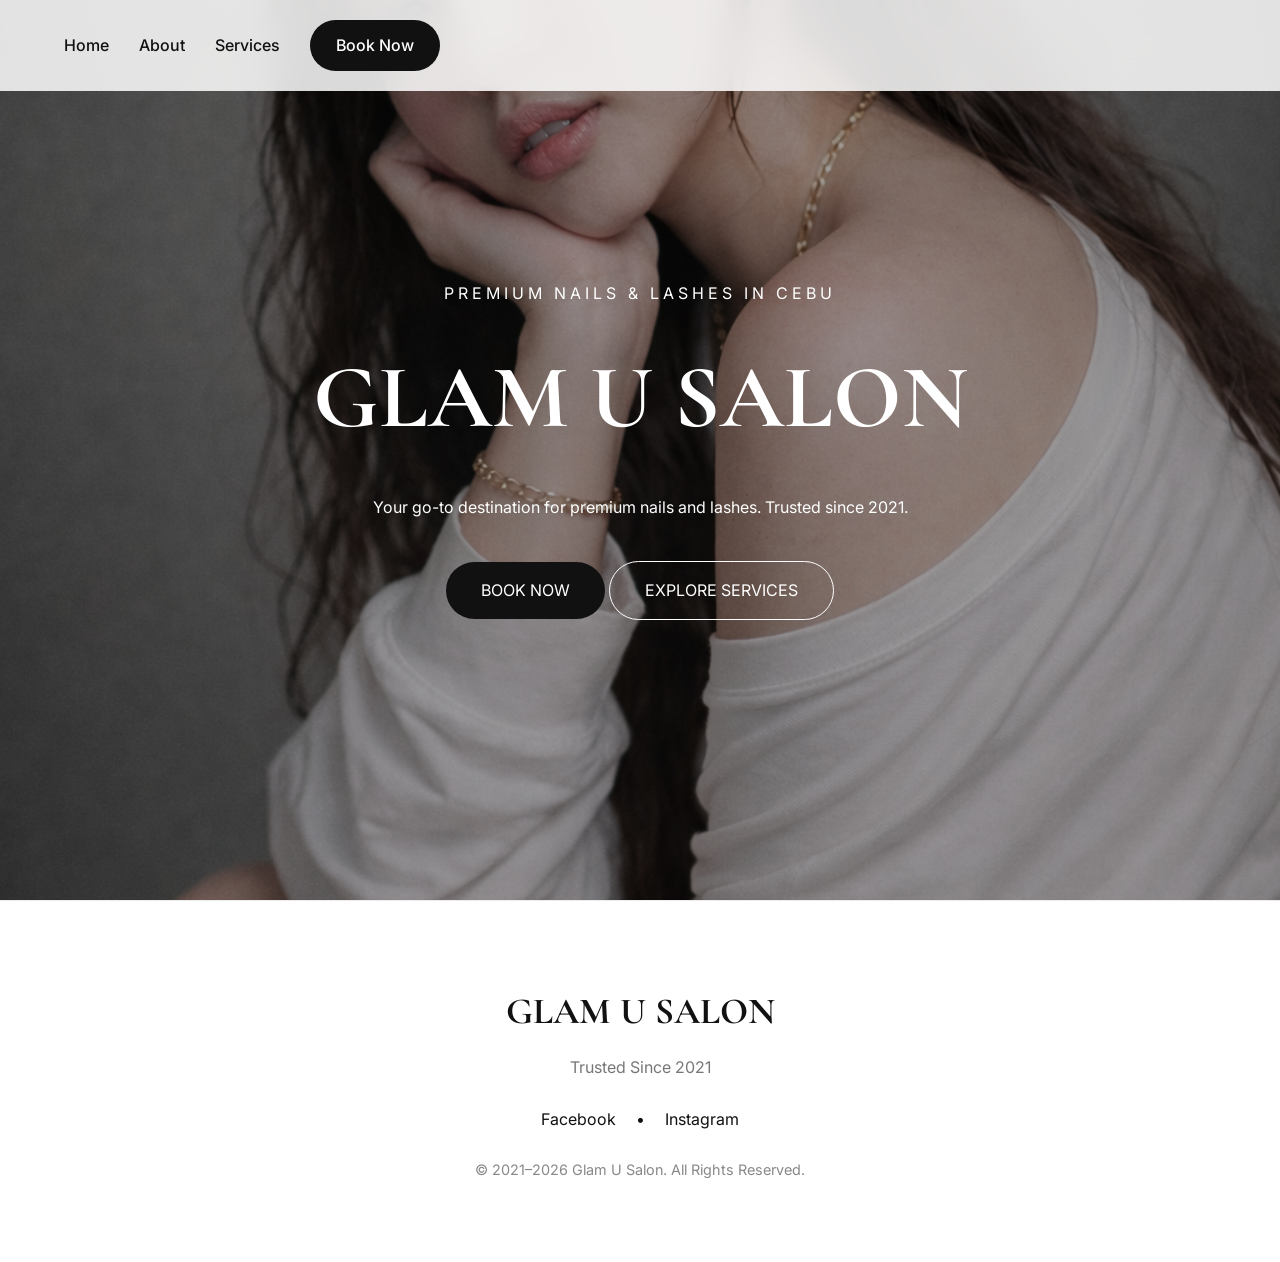
<file: index.html>
<!DOCTYPE html>
<html lang="en">

<head>
    <meta charset="UTF-8">
    <meta name="viewport" content="width=device-width, initial-scale=1.0">

    <title>Glam U Salon | Premium Nails & Lashes in Cebu</title>

    <link rel="preconnect" href="https://fonts.googleapis.com">
    <link rel="preconnect" href="https://fonts.gstatic.com" crossorigin>

    <link href="https://fonts.googleapis.com/css2?family=Cormorant+Garamond:wght@500;600;700&family=Inter:wght@300;400;500;600&display=swap" rel="stylesheet">

    <link rel="stylesheet" href="style.css">
</head>

<body>

<header class="navbar">

    <div class="container">

    

        <nav>
            <a href="index.html">Home</a>
            <a href="about.html">About</a>
            <a href="services.html">Services</a>
            <a href="book.html" class="book-btn">Book Now</a>
        </nav>

    </div>

</header>

<section class="hero">

    <div class="hero-overlay"></div>

    <div class="hero-content">

        <p class="hero-subtitle">
            PREMIUM NAILS & LASHES IN CEBU
        </p>

        <h1>GLAM U SALON</h1>

        <p class="hero-description">
            Your go-to destination for premium nails and lashes.
            Trusted since 2021.
        </p>

        <div class="hero-buttons">

            <a href="book.html" class="primary-btn">
                BOOK NOW
            </a>

            <a href="services.html" class="secondary-btn">
                EXPLORE SERVICES
            </a>

        </div>

    </div>

</section><footer class="footer">

    <div class="container">

        <h3>GLAM U SALON</h3>

        <p class="footer-tagline">
            Trusted Since 2021
        </p>

        <div class="social-links">

            <a href="https://www.facebook.com/share/1DAfXJNNvA/?mibextid=wwXIfr target="_blank">
                Facebook
            </a>

            <span>•</span>

            <a href="https://www.instagram.com/glamluxecebu/" target="_blank">
                Instagram
            </a>

        </div>

        <p class="copyright">
            © 2021–2026 Glam U Salon. All Rights Reserved.
        </p>

    </div>

</footer>

<script src="script.js"></script>

</body>

</html>
</file>
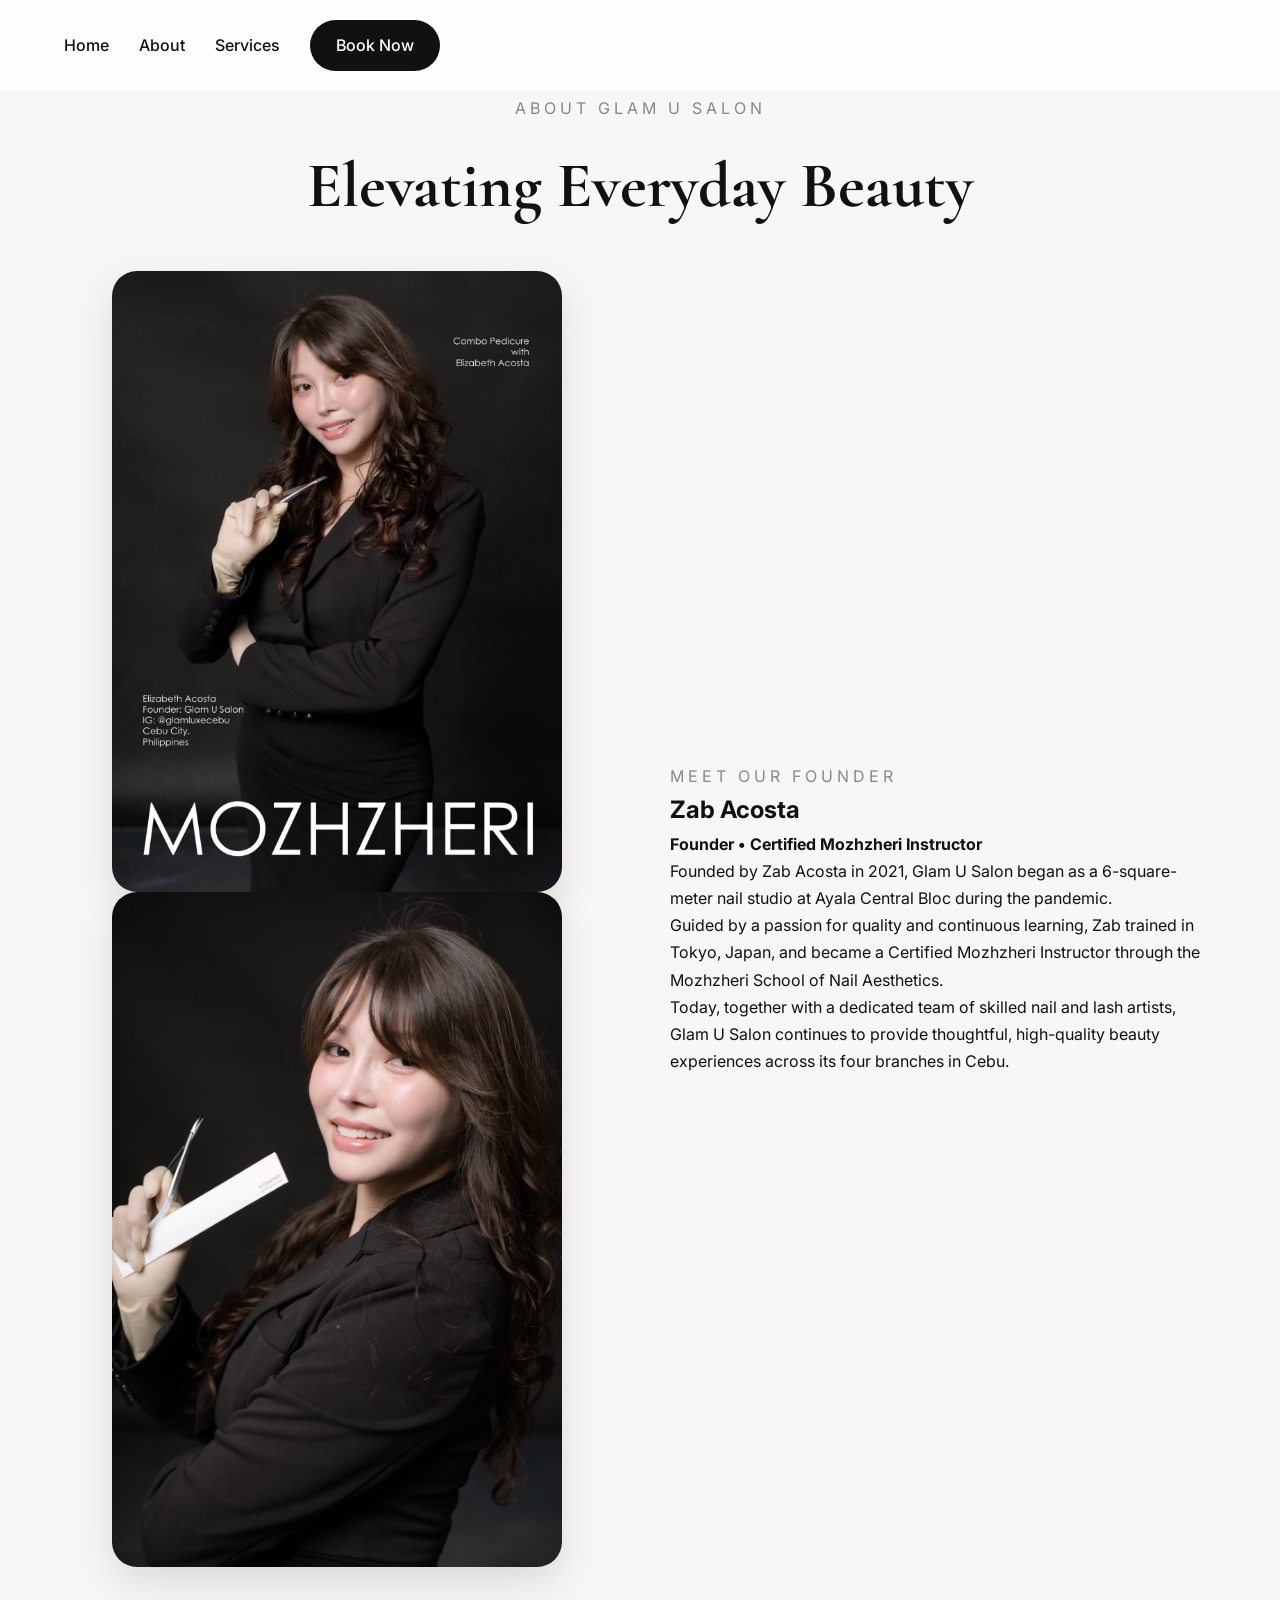
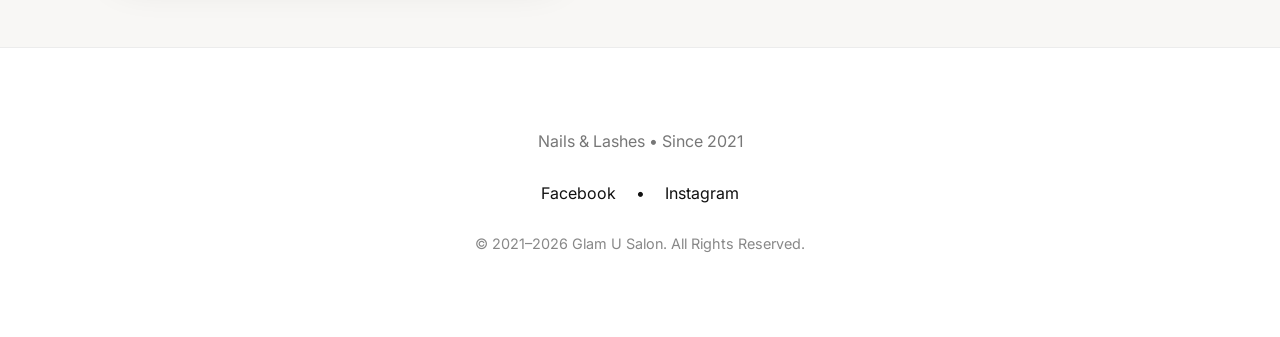
<file: about.html>
<!DOCTYPE html>
<html lang="en">

<head>

<meta charset="UTF-8">
<meta name="viewport" content="width=device-width, initial-scale=1.0">

<title>About | Glam U Salon</title>

<link rel="preconnect" href="https://fonts.googleapis.com">
<link rel="preconnect" href="https://fonts.gstatic.com" crossorigin>

<link href="https://fonts.googleapis.com/css2?family=Cormorant+Garamond:wght@500;600;700&family=Inter:wght@300;400;500;600&display=swap" rel="stylesheet">

<link rel="stylesheet" href="style.css">

</head>

<body>

<header class="navbar">

<div class="container">

<nav>

<a href="index.html">Home</a>
<a href="about.html" class="active">About</a>
<a href="services.html">Services</a>
<a href="book.html" class="book-btn">Book Now</a>

</nav>

</div>

</header>

<section class="page-hero">

<div class="container">

<p class="section-subtitle">
ABOUT GLAM U SALON
</p>

<h1>Elevating Everyday Beauty</h1>

</div>

</section>

<section class="founder">

<div class="container">

<div class="founder-content">

<div class="founder-image">

<div class="slider">

<div class="slides">

<img src="image/Founder1.jpg" alt="Founder1">
<img src="image/Founder2.jpg" alt="Founder2">


</div>

</div>

</div>

<div class="founder-text">

<p class="section-subtitle">
MEET OUR FOUNDER
</p>

<h2>Zab Acosta</h2>

<h4>Founder • Certified Mozhzheri Instructor</h4>

<p>
Founded by Zab Acosta in 2021, Glam U Salon began as a 6-square-meter nail studio at Ayala Central Bloc during the pandemic.
</p>

<p>
Guided by a passion for quality and continuous learning, Zab trained in Tokyo, Japan, and became a Certified Mozhzheri Instructor through the Mozhzheri School of Nail Aesthetics.
</p>

<p>
Today, together with a dedicated team of skilled nail and lash artists, Glam U Salon continues to provide thoughtful, high-quality beauty experiences across its four branches in Cebu.
</p>

</div>

</div>

</div>

</section>

<footer class="footer">

<div class="container">

<p class="footer-tagline">
Nails & Lashes • Since 2021
</p>

<div class="social-links">

<a href="https://www.facebook.com/glamusaloncebu" target="_blank">
Facebook
</a>

<span>•</span>

<a href="https://www.instagram.com/glamluxecebu/" target="_blank">
Instagram
</a>

</div>

<p class="copyright">
© 2021–2026 Glam U Salon. All Rights Reserved.
</p>

</div>

</footer>

<script>
const slider = document.querySelector(".slides");

let isDown = false;
let startX;
let scrollLeft;

slider.addEventListener("mousedown", (e) => {
    isDown = true;
    startX = e.pageX - slider.offsetLeft;
    scrollLeft = slider.scrollLeft;
});

slider.addEventListener("mouseleave", () => isDown = false);
slider.addEventListener("mouseup", () => isDown = false);

slider.addEventListener("mousemove", (e) => {
    if (!isDown) return;
    e.preventDefault();
    const x = e.pageX - slider.offsetLeft;
    const walk = (x - startX) * 2;
    slider.scrollLeft = scrollLeft - walk;
});
</script>

</body>

</html>
</file>
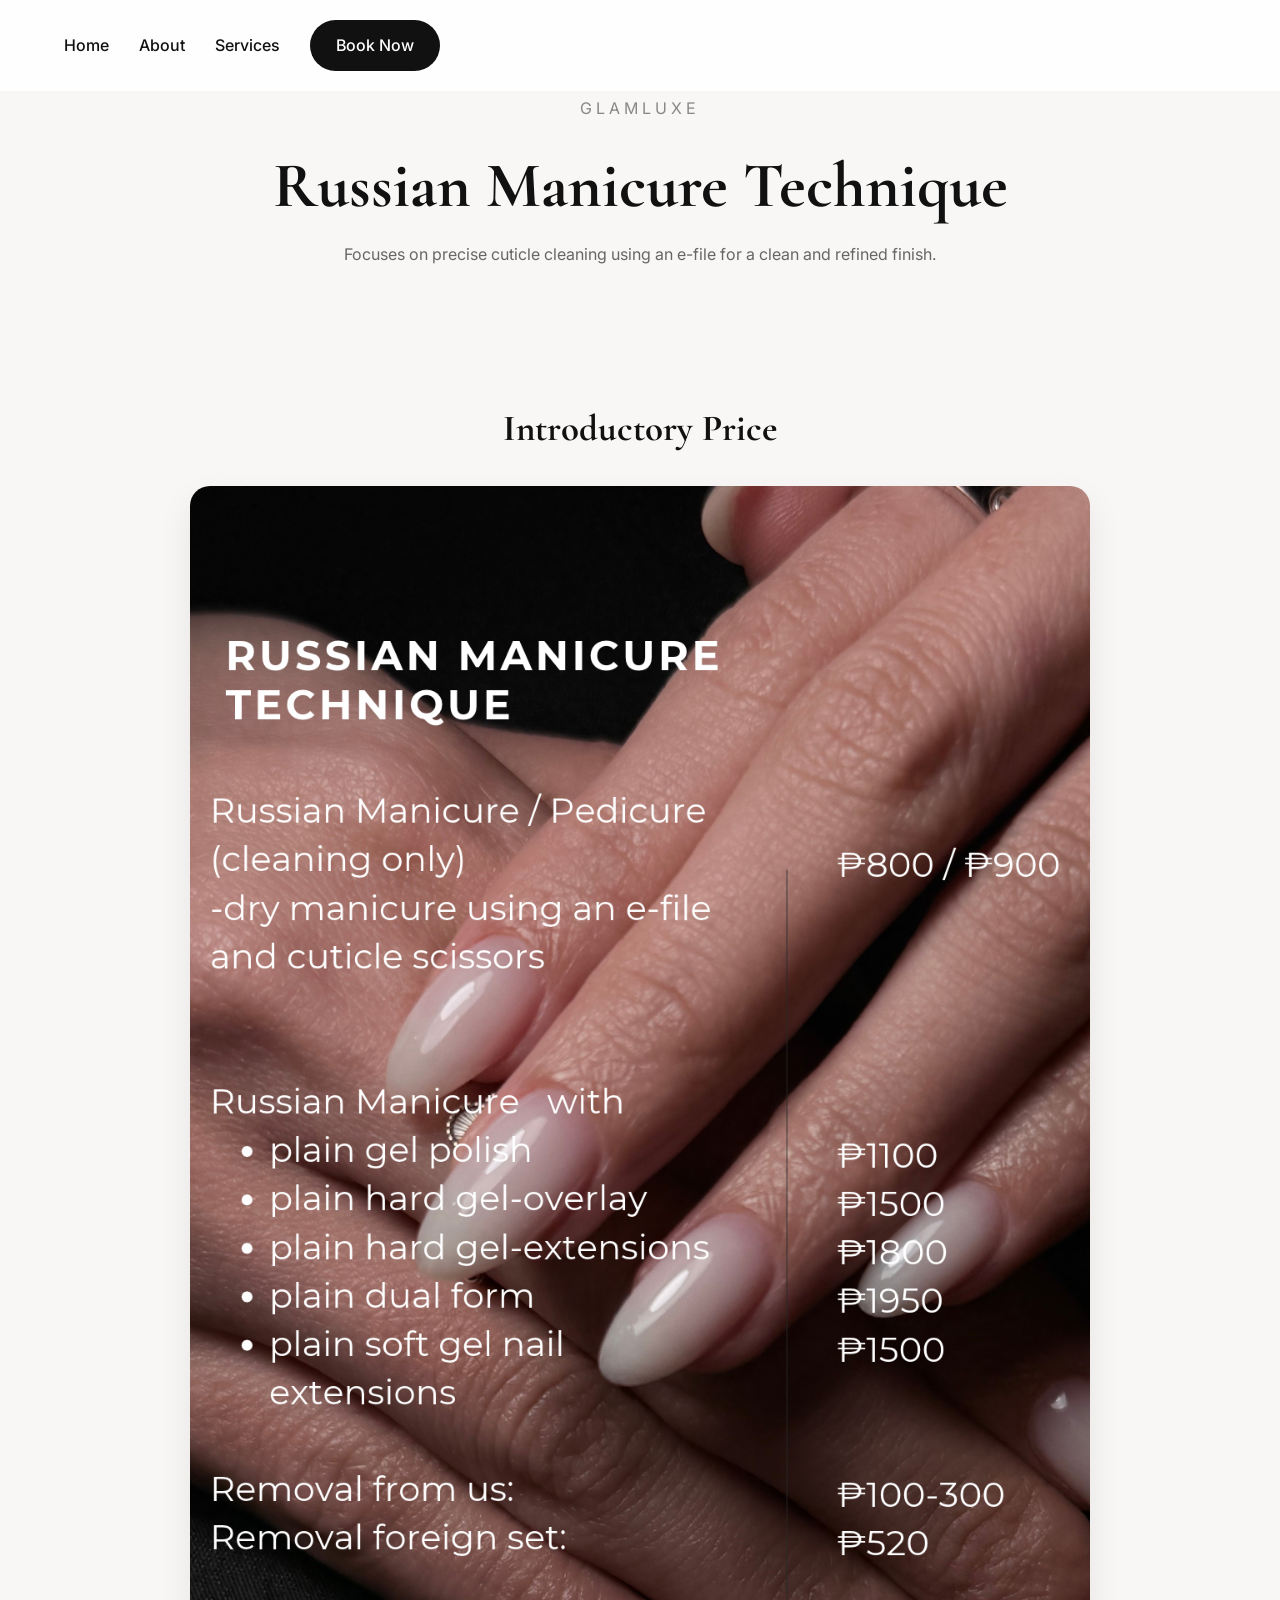
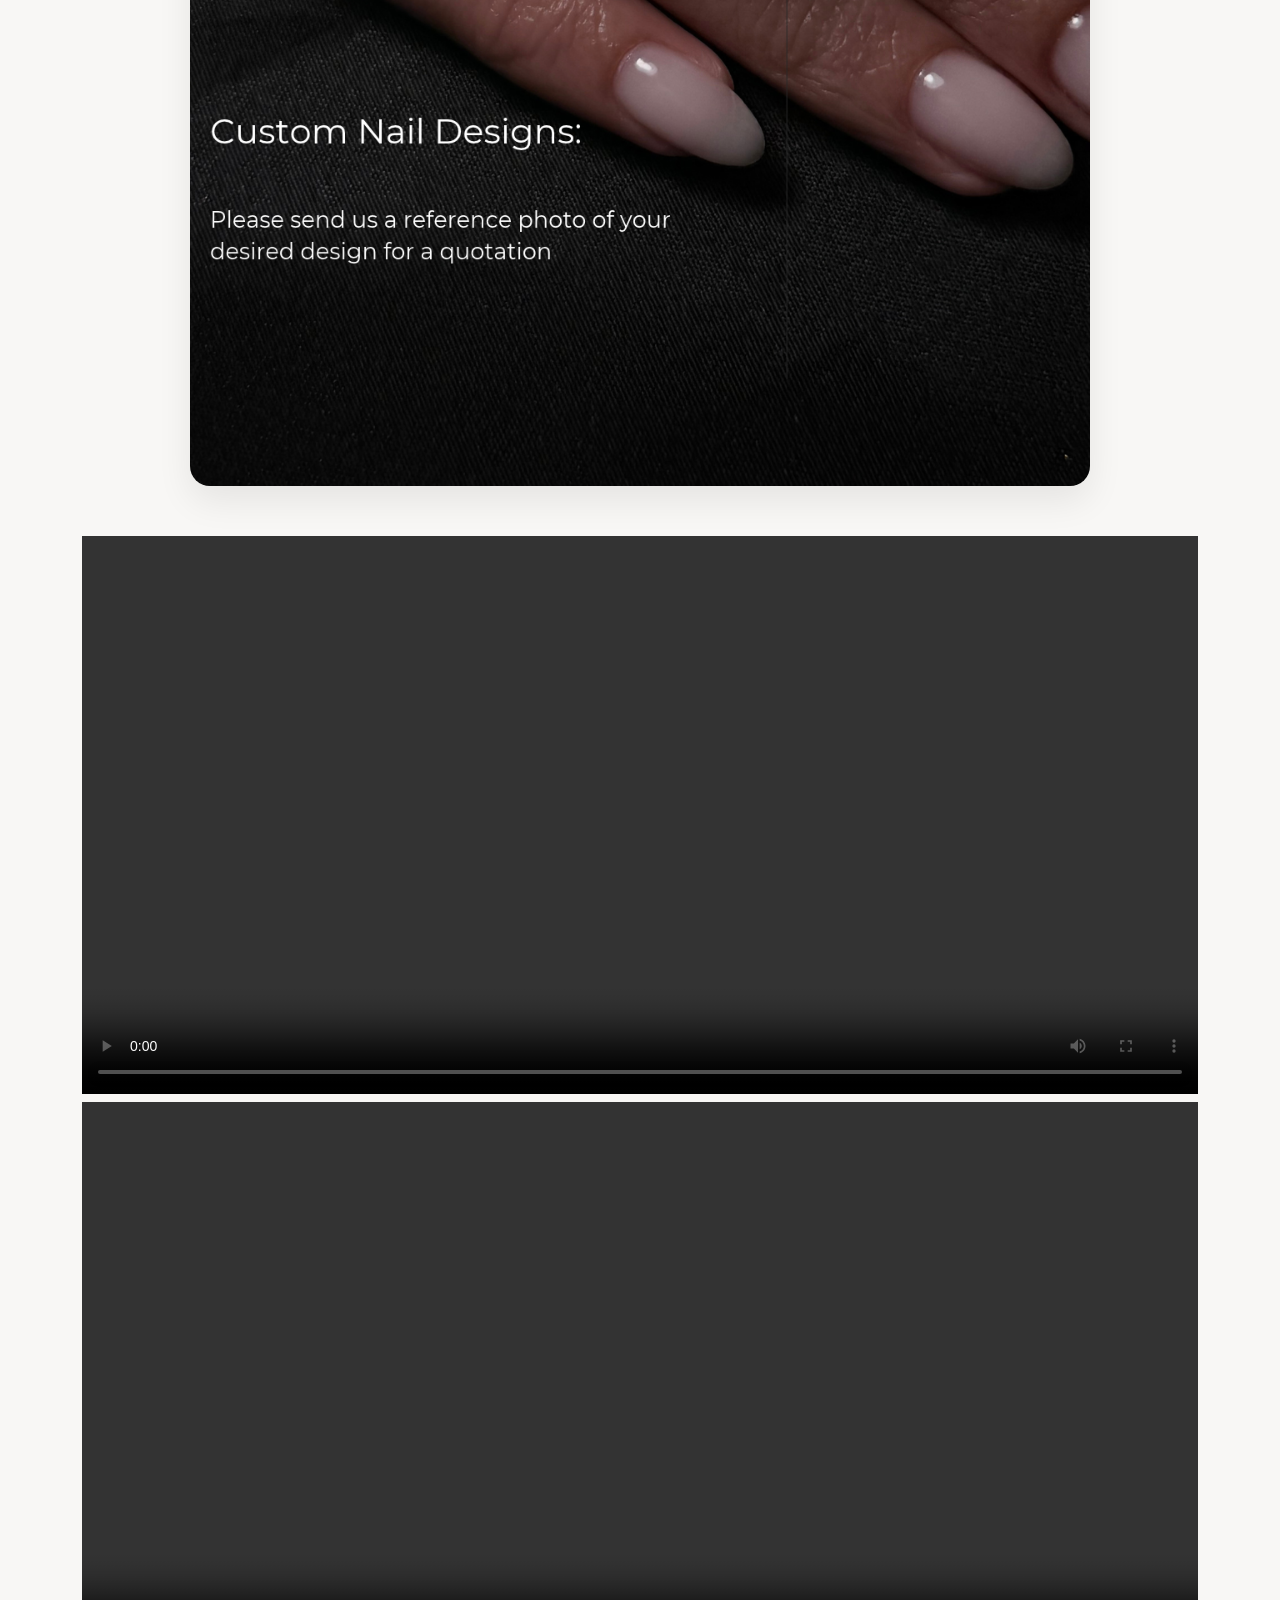
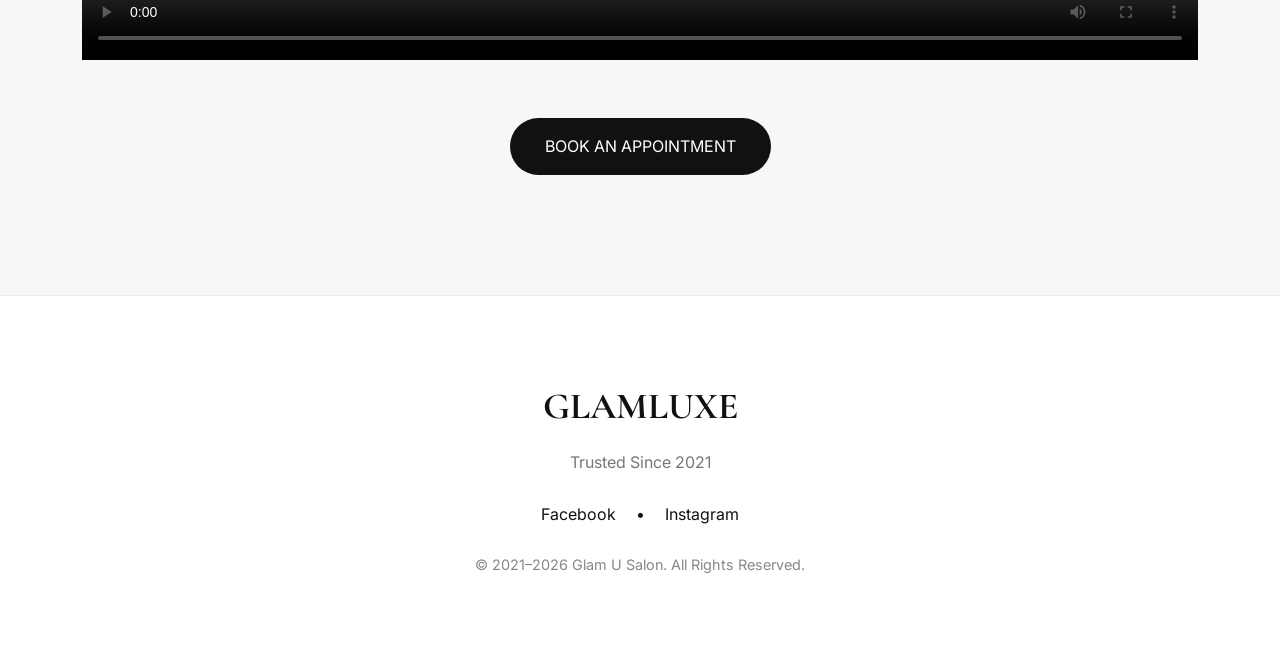
<file: glamluxe.html>
<!DOCTYPE html>
<html lang="en">

<head>
<meta charset="UTF-8">
<meta name="viewport" content="width=device-width, initial-scale=1.0">

<title>GLAM U SALON | Russian Manicure Technique</title>

<link rel="preconnect" href="https://fonts.googleapis.com">
<link rel="preconnect" href="https://fonts.gstatic.com" crossorigin>

<link href="https://fonts.googleapis.com/css2?family=Cormorant+Garamond:wght@500;600;700&family=Inter:wght@300;400;500;600&display=swap" rel="stylesheet">

<link rel="stylesheet" href="style.css">
</head>

<body>

<header class="navbar">
<div class="container">
<nav>
<a href="index.html">Home</a>
<a href="about.html">About</a>
<a href="services.html">Services</a>
<a href="book.html" class="book-btn">Book Now</a>
</nav>
</div>
</header>

<section class="page-hero">
<div class="container">

<p class="section-subtitle">GLAMLUXE</p>

<h1>Russian Manicure Technique</h1>

<p class="section-description">
Focuses on precise cuticle cleaning using an e-file for a clean and refined finish.
</p>

</div>
</section>

<section class="service-rates">
<div class="container">

<h2>Introductory Price</h2>

<img src="image/Russian Nail Services.jpg" class="rate-image" alt="Russian Nail Services">

<div class="video-section">
<video controls playsinline preload="metadata" width="100%">
<source src="RussianVideo.MP4" type="video/mp4">
Your browser does not support video.
</video>
</div>


<div class="video-section">
    <video controls playsinline preload="auto" width="100%">
        <source src="./Hardgel.mp4" type="video/mp4">
        Your browser does not support video.
    </video>
</div>


<div style="text-align:center; margin-top:50px;">
<a href="book.html" class="primary-btn">
BOOK AN APPOINTMENT
</a>
</div>

</div>
</section>

<footer class="footer">
<div class="footer-content">

<h3>GLAMLUXE</h3>

<p class="footer-tagline">Trusted Since 2021</p>

<div class="social-links">

<a href="https://www.facebook.com/share/1DAfXJNNvA/?mibextid=wwXIfr" target="_blank" rel="noopener noreferrer">
Facebook
</a>

<span>•</span>

<a href="https://www.instagram.com/glamluxecebu/" target="_blank" rel="noopener noreferrer">
Instagram
</a>

</div>

<p class="copyright">
© 2021–2026 Glam U Salon. All Rights Reserved.
</p>

</div>
</footer>

<script src="script.js"></script>

</body>
</html>
</file>
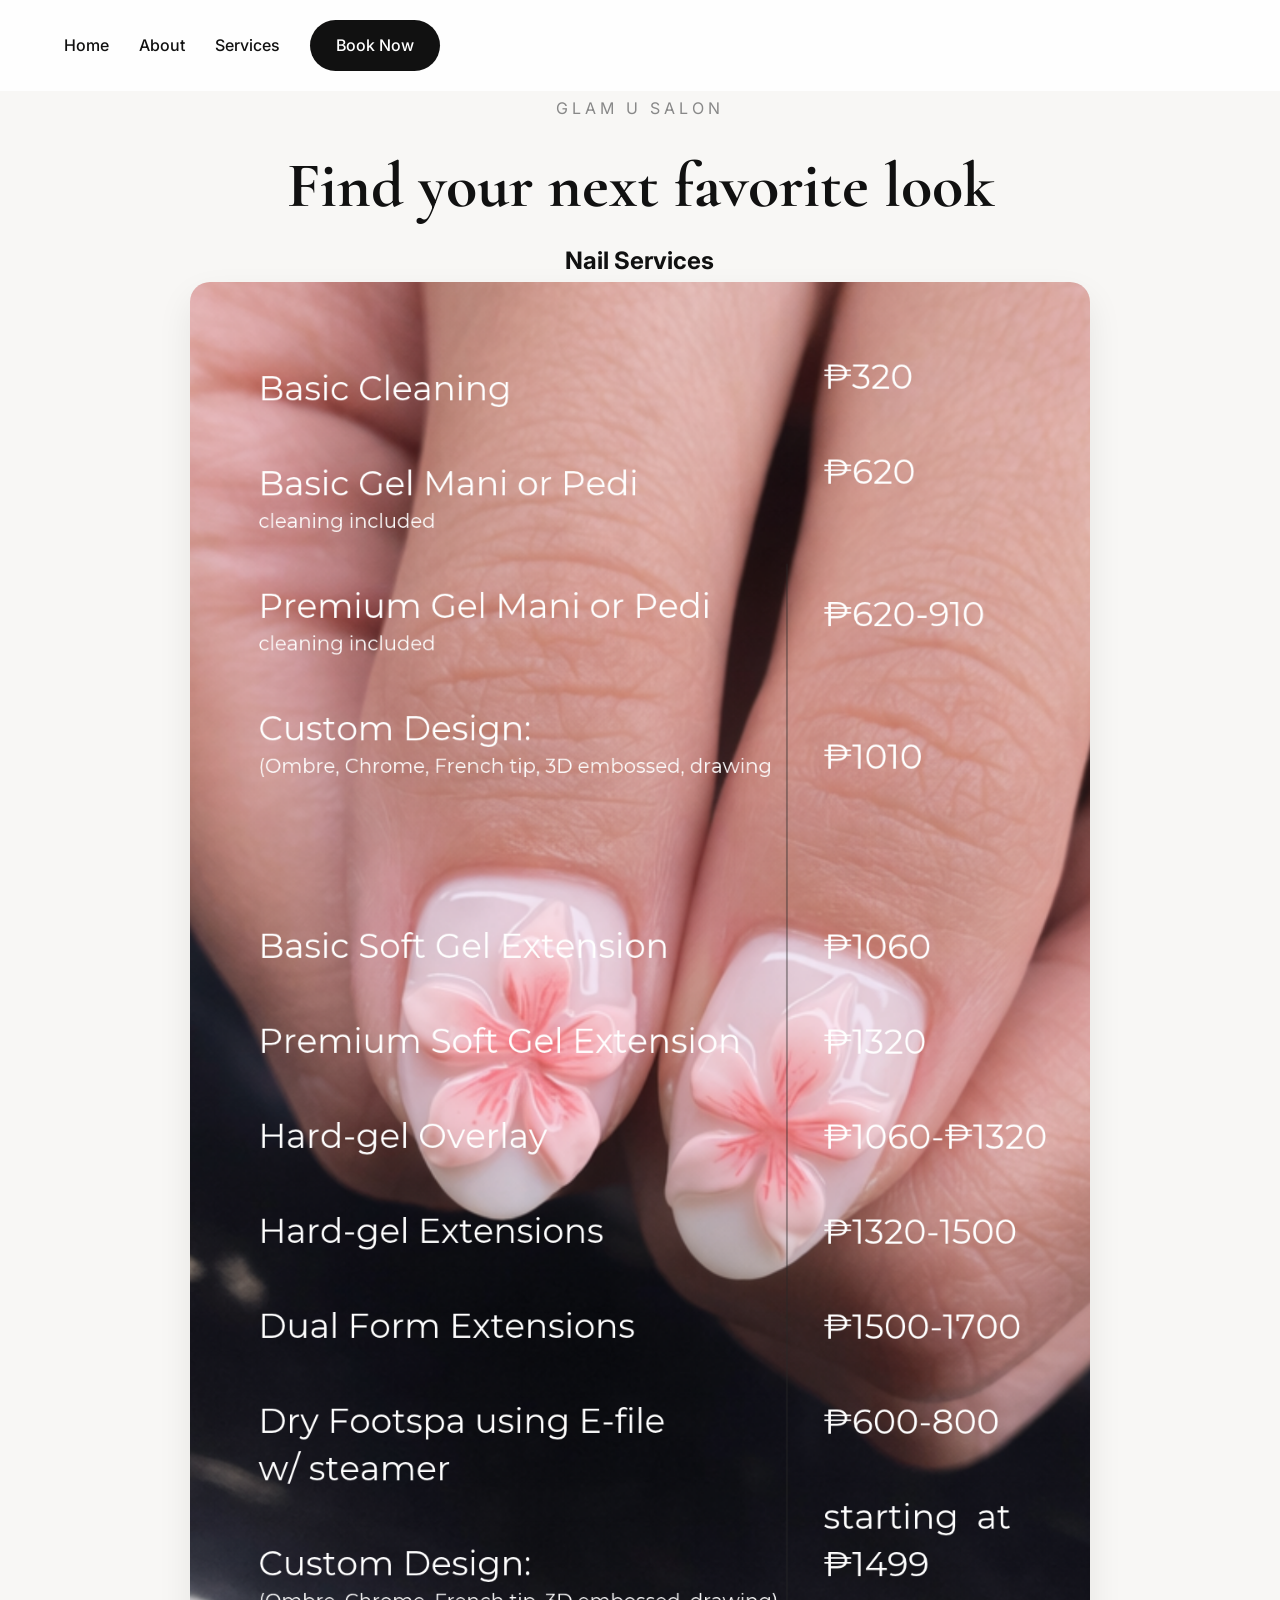
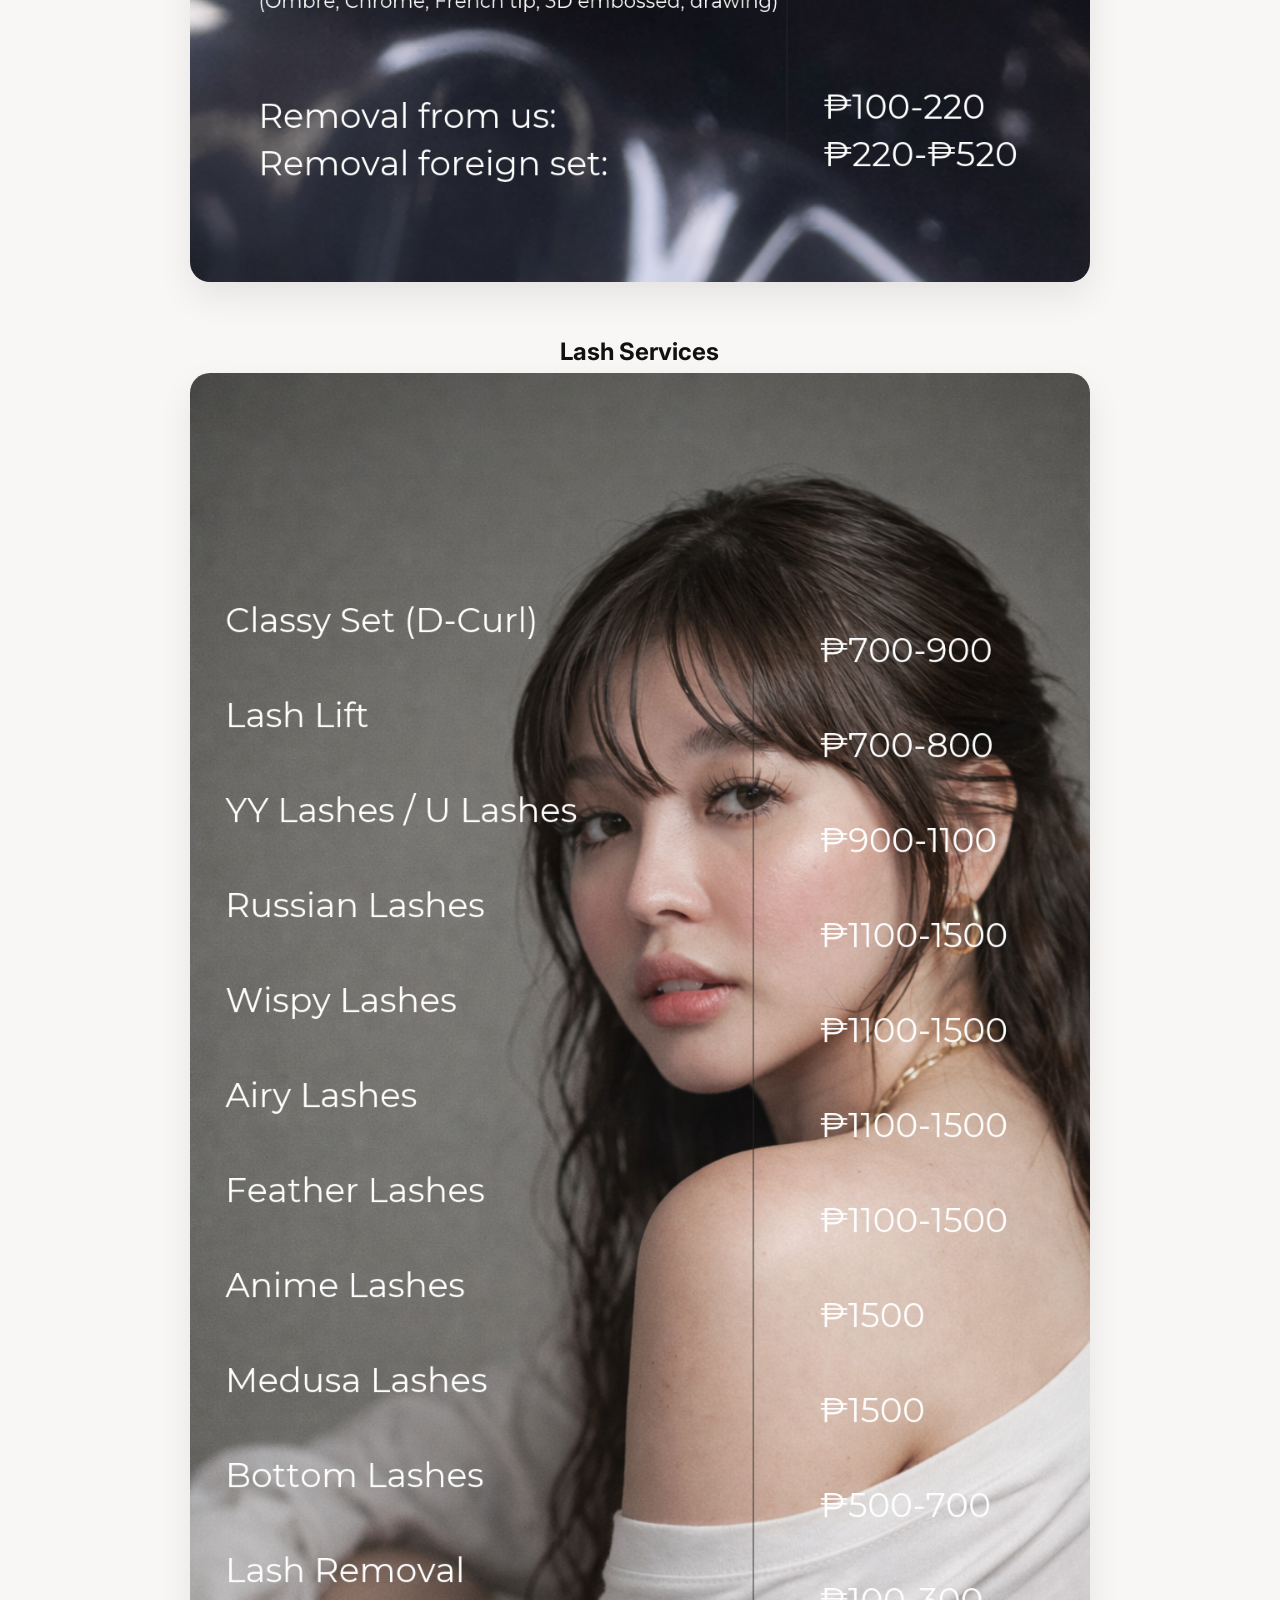
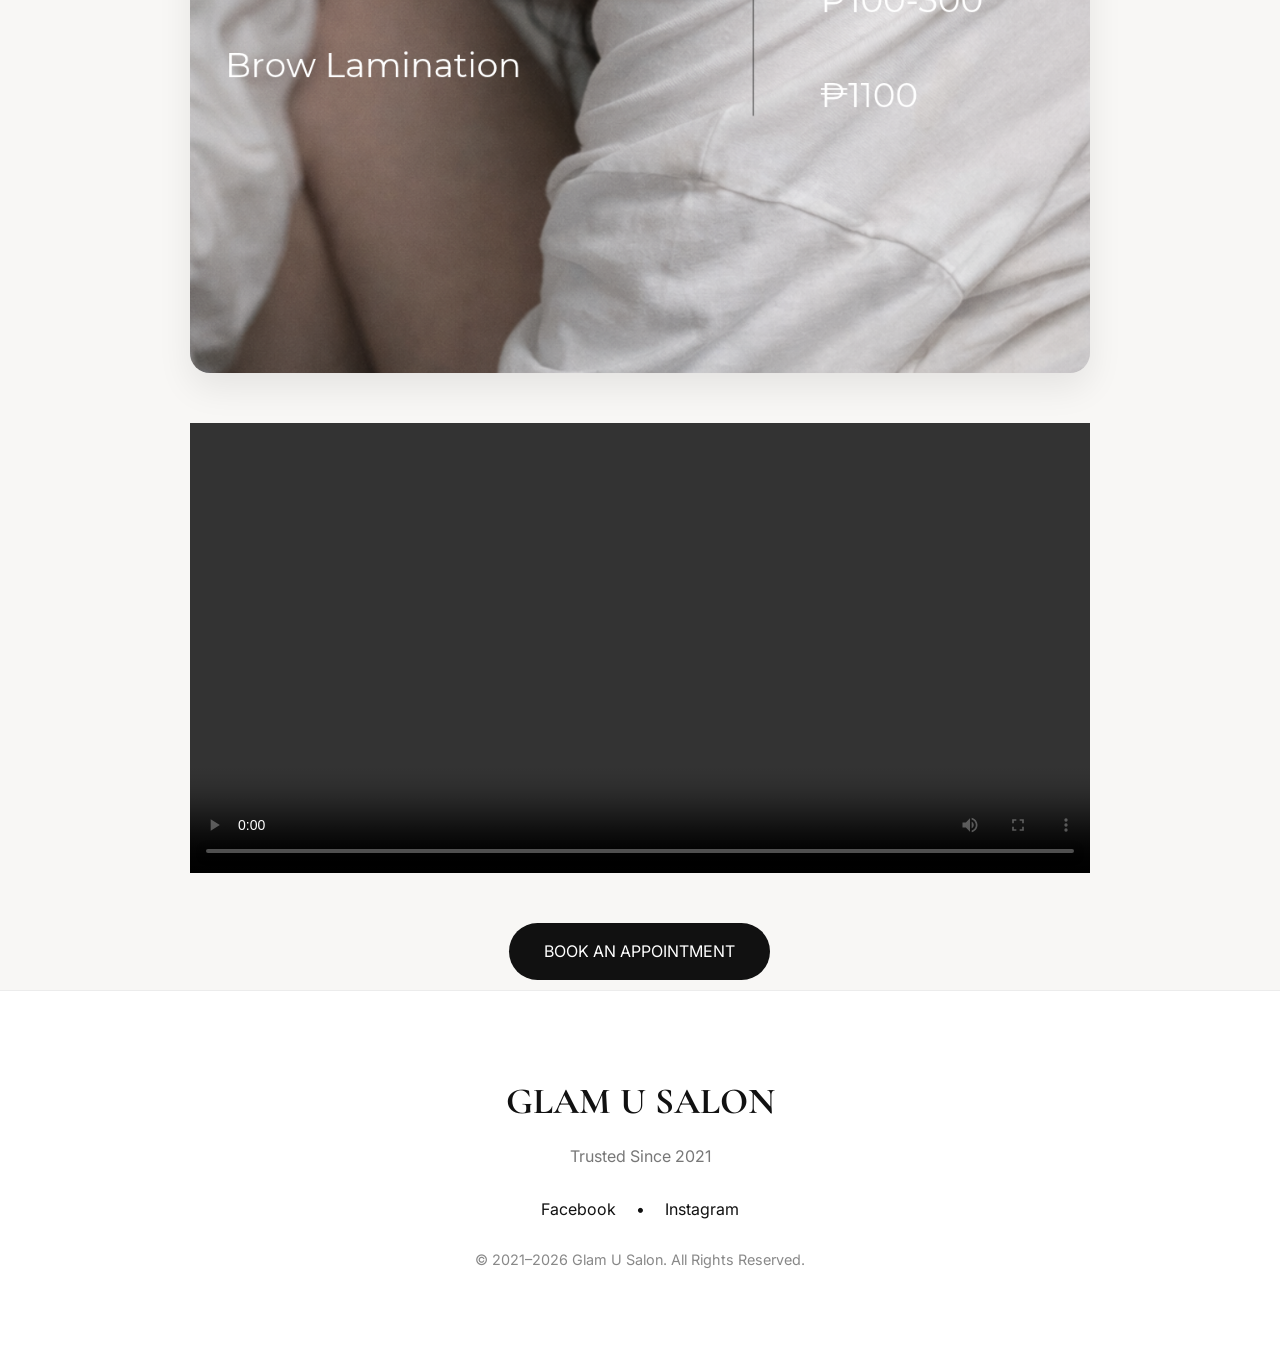
<file: glamusalon.html>
<!DOCTYPE html>
<html lang="en">

<head>

<meta charset="UTF-8">
<meta name="viewport" content="width=device-width, initial-scale=1.0">

<title>GLAM U SALON | Signature Nails & Lashes</title>

<link rel="preconnect" href="https://fonts.googleapis.com">
<link rel="preconnect" href="https://fonts.gstatic.com" crossorigin>

<link href="https://fonts.googleapis.com/css2?family=Cormorant+Garamond:wght@500;600;700&family=Inter:wght@300;400;500;600&display=swap" rel="stylesheet">

<link rel="stylesheet" href="style.css">

</head>

<body>

<header class="navbar">

<div class="container">


<nav>
<a href="index.html">Home</a>
<a href="about.html">About</a>
<a href="services.html">Services</a>
<a href="book.html" class="book-btn">Book Now</a>
</nav>

</div>

</header>

<section class="page-hero">

<div class="container">

<p class="section-subtitle">
GLAM U SALON
</p>

<h1> Find your next favorite look</h1>

<div class="container">
    
<div class="container">
    
<h2>Nail Services</h2>

<img src="image/Nail Services.jpg" alt="Nail Rates" class="rate-image">

<h2>Lash Services</h2>

<img src="image/lashrates.jpg" alt="Lash Rates" class="rate-image">


<div class="video-section">

    <video 
        controls
        playsinline
        preload="auto" 
        width="100%"
        style="max-width:900px; display:block;margin:auto;">
        <source src="./LashesVideo.MP4" type="video/mp4">
        Your browser does not support video.
    </video>
</div>


 <div style="text-align:center; margin-top:50px;">
 

<a href="book.html" class="primary-btn">
BOOK AN APPOINTMENT
</a>

</div>

</div>

</section>

<footer class="footer">

<div class="footer-content">

<h3>GLAM U SALON</h3>

<p class="footer-tagline">
Trusted Since 2021
</p>

 <div class="social-links">

            <a href="https://www.facebook.com/share/1DAfXJNNvA/?mibextid=wwXIfr target="_blank">
                Facebook
            </a>

            <span>•</span>

            <a href="https://www.instagram.com/glamluxecebu/" target="_blank">
                Instagram
            </a>

        </div>

        <p class="copyright">
            © 2021–2026 Glam U Salon. All Rights Reserved.
        </p>

</div>

</footer>

<script src="script.js"></script>

</body>

</html>
</file>
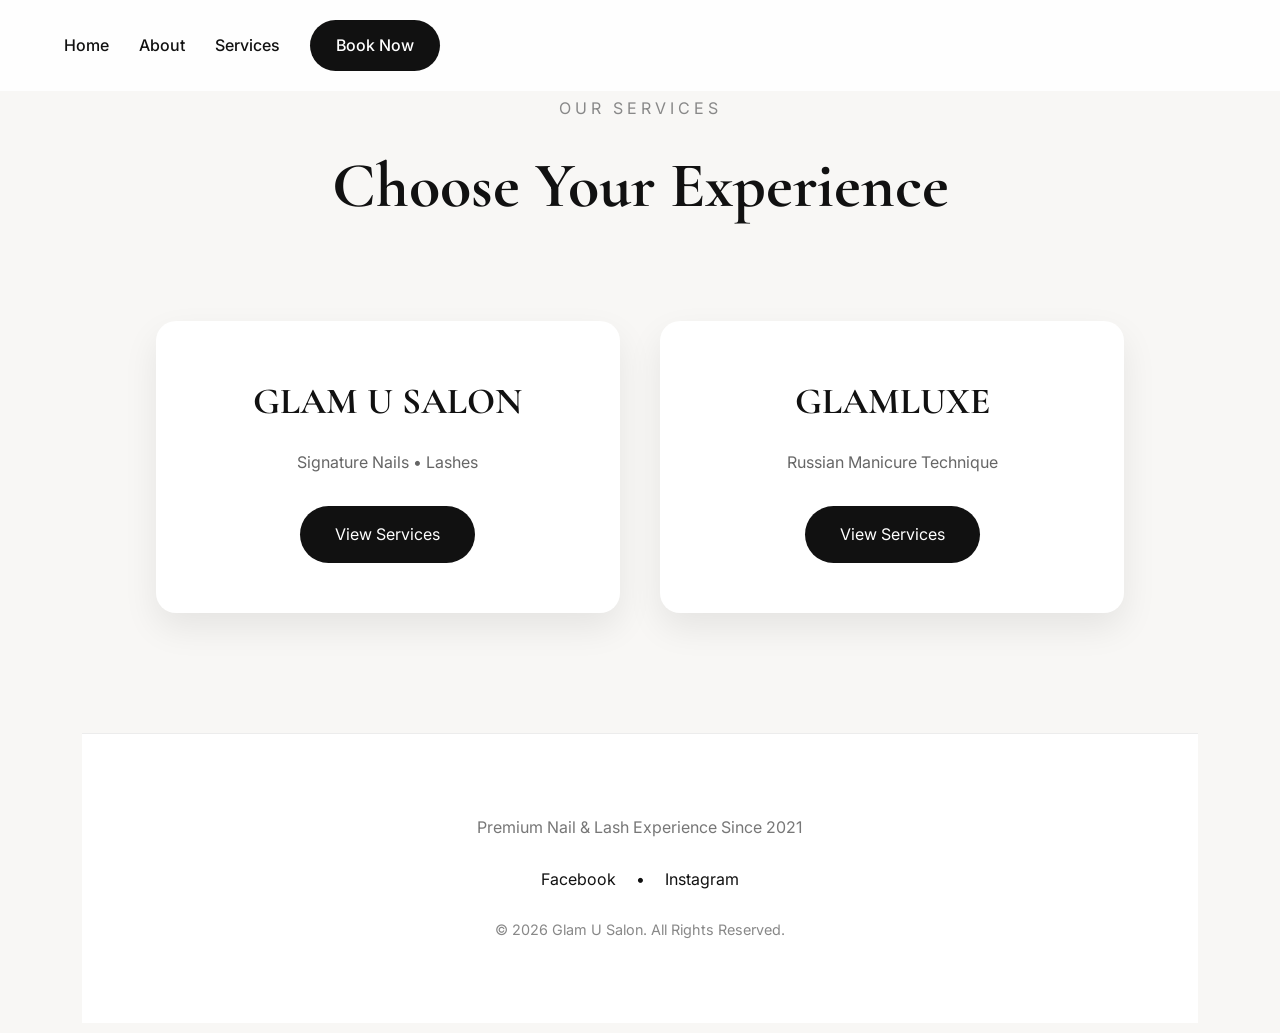
<file: services.html>
<!DOCTYPE html>
<html lang="en">

<head>

<meta charset="UTF-8">
<meta name="viewport" content="width=device-width, initial-scale=1.0">

<title>Our Services | Glam U Salon</title>

<link rel="preconnect" href="https://fonts.googleapis.com">
<link rel="preconnect" href="https://fonts.gstatic.com" crossorigin>

<link href="https://fonts.googleapis.com/css2?family=Cormorant+Garamond:wght@500;600;700&family=Inter:wght@300;400;500;600&display=swap" rel="stylesheet">

<link rel="stylesheet" href="style.css">

</head>

<body>

<header class="navbar">

<div class="container">


<nav>
<a href="index.html">Home</a>
<a href="about.html">About</a>
<a href="services.html" class="active">Services</a>
<a href="book.html" class="book-btn">Book Now</a>
</nav>

</div>

</header>

<section class="page-hero">

<div class="container">

<p class="section-subtitle">
OUR SERVICES
</p>

<h1>Choose Your Experience</h1>

<section class="service-selection">

<div class="container">

<div class="service-grid">

<div class="service-card">

<h3>GLAM U SALON</h3>

<p>
Signature Nails • Lashes
</p>

<a href="glamusalon.html" class="primary-btn">
View Services
</a>

</div>

<div class="service-card">

<h3>GLAMLUXE</h3>

<p>
Russian Manicure Technique
</p>

<a href="glamluxe.html" class="primary-btn">
View Services
</a>

</div>

</div>

</div>

</section>

<footer class="footer">

<div class="container">


<p class="footer-tagline">
Premium Nail & Lash Experience Since 2021
</p>

<div class="social-links">

<a href="https://www.facebook.com/glamusaloncebu" target="_blank">
Facebook
</a>

<span>•</span>

<a href="https://www.instagram.com/glamluxecebu/" target="_blank">
Instagram
</a>

</div>

<p class="copyright">
© 2026 Glam U Salon. All Rights Reserved.
</p>

</div>

</footer>

<script src="script.js"></script>

</body>

</html>
</file>
<file: style.css>
.founder{
    padding:20px 0 80px;
}

.founder-content{
    display:flex;
    align-items:center;
    gap:60px;
    flex-wrap:wrap;
}

.founder-image{
    flex:1;
}

.founder-image img{
    width:100%;
    max-width:450px;
    border-radius:25px;
    display:block;
    margin:auto;
    box-shadow:0 15px 40px rgba(0,0,0,.12);
}

.founder-text{
    flex:1;
}.branch-image{
    width:100%;
    height:240px;
    object-fit:cover;
    border-radius:20px;
    margin-bottom:20px;
}

.branch{
    background:#fff;
    border-radius:25px;
    padding:20px;
    text-align:center;
    box-shadow:0 10px 30px rgba(0,0,0,.08);
    transition:.3s;
}

.branch:hover{
    transform:translateY(-8px);
}/* ==========================================
   GLAM U SALON - LUXURY WEBSITE
========================================== */

*{
    margin:0;
    padding:0;
    box-sizing:border-box;
}

html{
    scroll-behavior:smooth;
}

body{
    font-family:'Inter',sans-serif;
    background:#f8f7f5;
    color:#111;
    line-height:1.7;
    overflow-x:hidden;
}

img{
    max-width:100%;
    display:block;
}

a{
    text-decoration:none;
    color:inherit;
}

.container{
    width:min(90%,1200px);
    margin:auto;
}

/* ==========================
   NAVBAR
========================== */

.navbar{
    position:fixed;
    top:0;
    left:0;
    width:100%;
    background:rgba(255,255,255,.85);
    backdrop-filter:blur(15px);
    z-index:999;
    padding:20px 0;
}

.navbar .container{
    display:flex;
    justify-content:space-between;
    align-items:center;
}

.logo img{
    height:55px;
    width:auto;
}

nav{
    display:flex;
    gap:30px;
    align-items:center;
}

nav a{
    font-weight:500;
    transition:.3s;
}

nav a:hover{
    opacity:.6;
}

.book-btn{
    background:#111;
    color:#fff;
    padding:12px 26px;
    border-radius:40px;
}

/* ==========================
   HERO
========================== */

.hero{
    position:relative;
    height:100vh;
    background:url("image/banner.jpg") center/cover no-repeat;
    display:flex;
    justify-content:center;
    align-items:center;
    text-align:center;
}

.hero-overlay{
    position:absolute;
    inset:0;
    background:rgba(0,0,0,.35);
}

.hero-content{
    position:relative;
    color:#fff;
    z-index:2;
}

.hero-subtitle{
    letter-spacing:4px;
    text-transform:uppercase;
    margin-bottom:15px;
}

.hero h1{
    font-family:'Cormorant Garamond',serif;
    font-size:clamp(3rem,7vw,6rem);
    margin-bottom:20px;
}

.hero-description{
    max-width:650px;
    margin:auto;
    margin-bottom:40px;
}

/* ==========================
   BUTTONS
========================== */

.primary-btn,
.secondary-btn{
    display:inline-block;
    padding:15px 35px;
    border-radius:40px;
    transition:.3s;
}

.primary-btn{
    background:#111;
    color:#fff;
}

.primary-btn:hover{
    background:#333;
}

.secondary-btn{
    border:1px solid #fff;
    color:#fff;
}

.secondary-btn:hover{
    background:#fff;
    color:#111;
}

/* ==========================
   PAGE HERO
========================== */

.page-hero{
    padding:95px 20px 10px;
    text-align:center;
}

.page-hero h1{
    font-family:'Cormorant Garamond',serif;
    font-size:4rem;
    margin:10px 0 0;
}

.section-subtitle{
    letter-spacing:4px;
    color:#888;
    text-transform:uppercase;
}

.section-description{
    max-width:650px;
    margin:0 auto;
    color:#666;
}
/* ==========================
   SERVICES
========================== */

.service-selection{
    padding:80px 20px 120px;
}

.service-grid{
    display:grid;
    grid-template-columns:repeat(auto-fit,minmax(320px,1fr));
    gap:40px;
}

.service-card{
    background:#fff;
    border-radius:20px;
    padding:50px 40px;
    text-align:center;
    box-shadow:0 15px 35px rgba(0,0,0,.08);
    transition:.35s ease;
}

.service-card:hover{
    transform:translateY(-8px);
}

.service-card h3{
    font-family:'Cormorant Garamond',serif;
    font-size:2.3rem;
    margin-bottom:15px;
}

.service-card p{
    color:#666;
    margin-bottom:30px;
}

/* ==========================
   RATE PAGES
========================== */

.service-rates{
    padding:80px 20px 120px;
}

.service-rates h2{
    font-family:'Cormorant Garamond',serif;
    text-align:center;
    font-size:2.3rem;
    margin:40px 0 25px;
}

.rate-image{
    width:100%;
    max-width:900px;
    margin:0 auto 50px;
    display:block;
    border-radius:20px;
    box-shadow:0 15px 35px rgba(0,0,0,.08);
}

/* ==========================
   LOCATION
========================== */

.location{
    padding:40px 20px 80px;
    text-align:center;
}

.location h2{
    font-family:'Cormorant Garamond',serif;
    font-size:3rem;
    margin:20px 0 50px;
}

.branches{
    display:grid;
    grid-template-columns:repeat(auto-fit,minmax(220px,1fr));
    gap:25px;
}

.branch{
    background:#fff;
    padding:35px;
    border-radius:20px;
    box-shadow:0 10px 25px rgba(0,0,0,.05);
}

.branch h3{
    font-family:'Cormorant Garamond',serif;
    font-size:1.8rem;
}

/* ==========================
   FOOTER
========================== */

.footer{
    background:#fff;
    padding:80px 20px;
    text-align:center;
    border-top:1px solid #ececec;
}

.footer h3{
    font-family:'Cormorant Garamond',serif;
    font-size:2.3rem;
    margin-bottom:10px;
}

.footer-tagline{
    color:#777;
    margin-bottom:25px;
}

.social-links{
    display:flex;
    justify-content:center;
    gap:20px;
    margin-bottom:25px;
}

.copyright{
    color:#888;
    font-size:.9rem;
}

/* ==========================
   MOBILE
========================== */

@media (max-width:768px){

    nav{
        gap:15px;
        font-size:.9rem;
    }

    .hero h1{
        font-size:3.2rem;
    }

    .page-hero h1{
        font-size:2.8rem;
    }

    .service-grid{
        grid-template-columns:1fr;
    }

    .branches{
        grid-template-columns:1fr;
    }

    .primary-btn,
    .secondary-btn{
        width:100%;
        max-width:280px;
        text-align:center;
    }
    
     /* Founder Section Mobile */
.founder-content{
    flex-direction:column;
    gap:30px;
    text-align:center;
}

.founder-image{
    width:100%;
}

.founder-image img{
    max-width:320px;
    margin:auto;
}

.founder-text{
    width:100%;
}

.founder-text p{
    text-align:left;
}
.branch-contact {
  font-size: 16px;
  color: #666;
  margin: 8px 0 20px;
  text-align: center;
  font-weight: 500;
}.slider{
    overflow:hidden;
    border-radius:20px;
}

.slides{
    display:flex;
    overflow-x:auto;
    scroll-snap-type:x mandatory;
    scroll-behavior:smooth;
    gap:12px;
    -webkit-overflow-scrolling:touch;
}

.slides::-webkit-scrollbar{
    display:none;
}

.slides img{
    min-width:100%;
    height:500px;
    object-fit:cover;
    border-radius:20px;
    scroll-snap-align:center;
}
.video-section {
    width: 100%;
    max-width: 900px;
    margin: 40px auto;
    padding: 0 15px;
}

.video-section video {
    width: 100%;
    display: block;
    border-radius: 8px;
    object-fit: cover;
}
</file>
